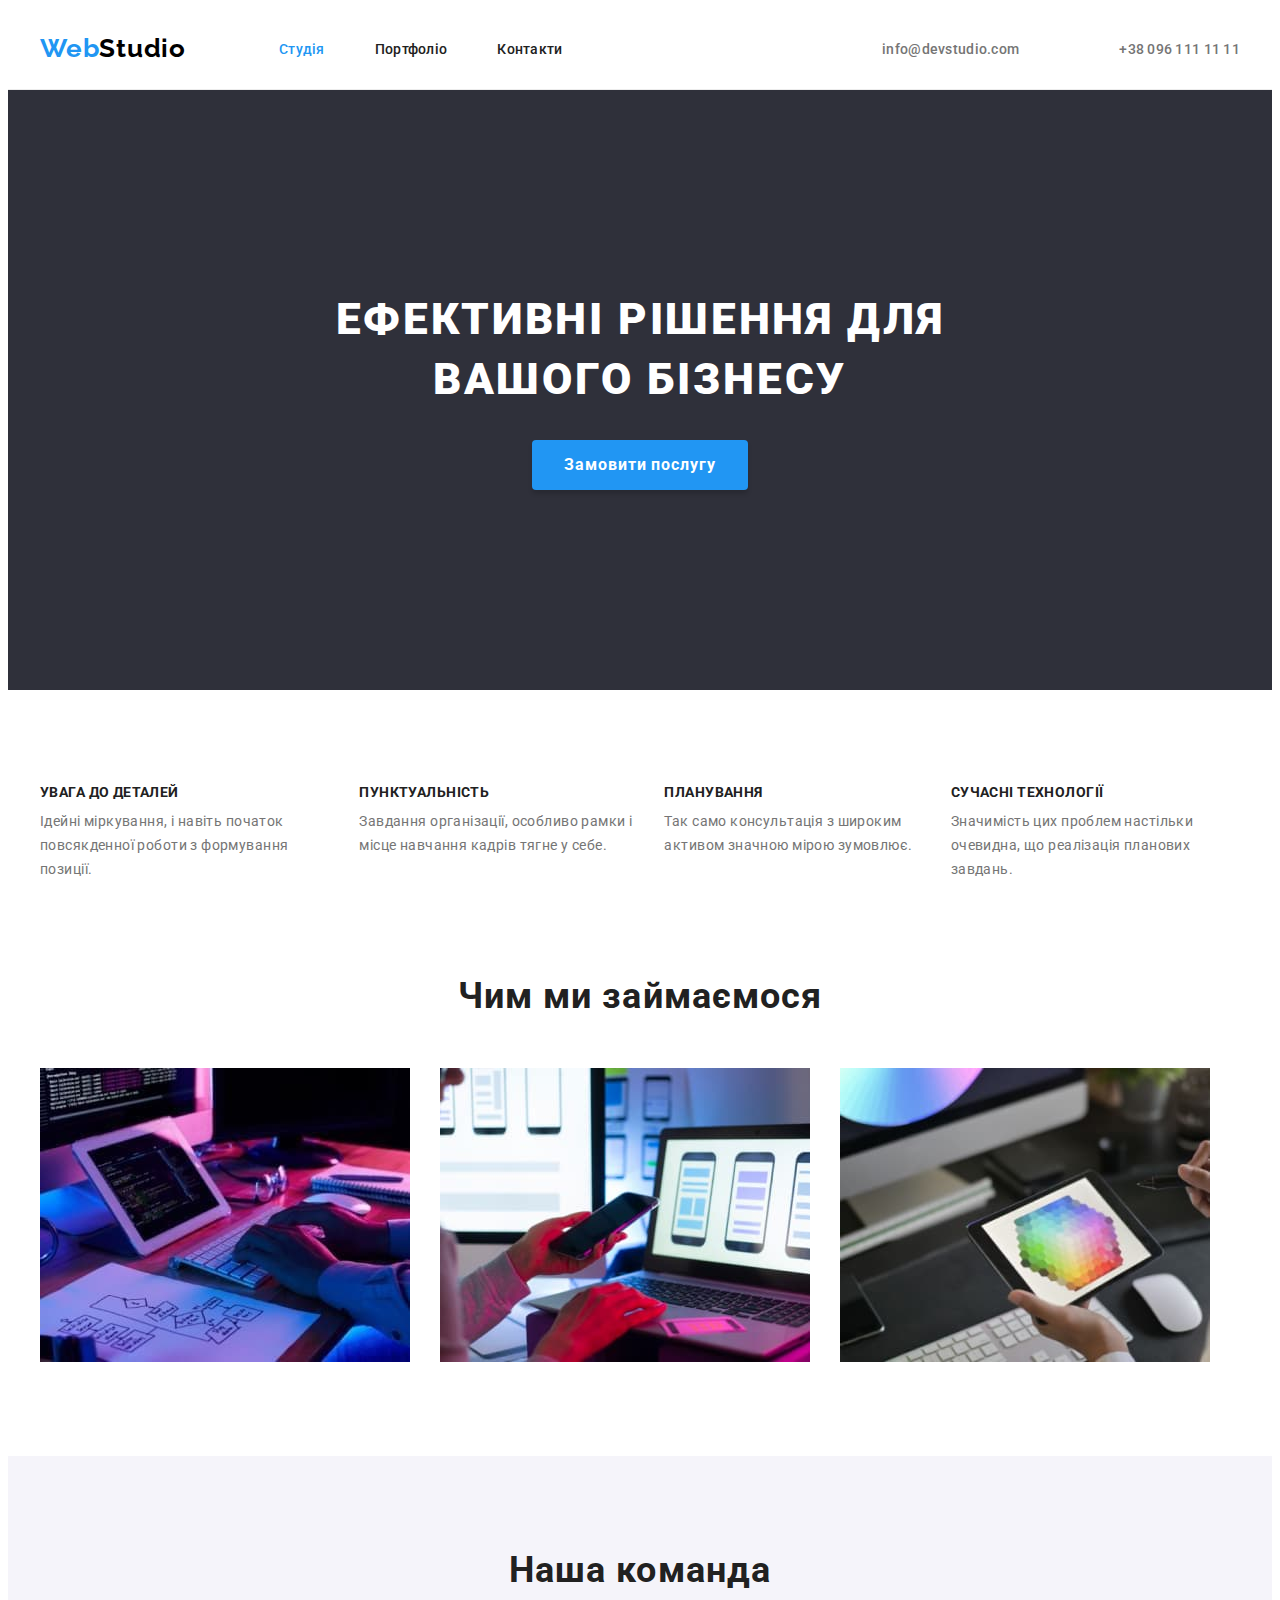
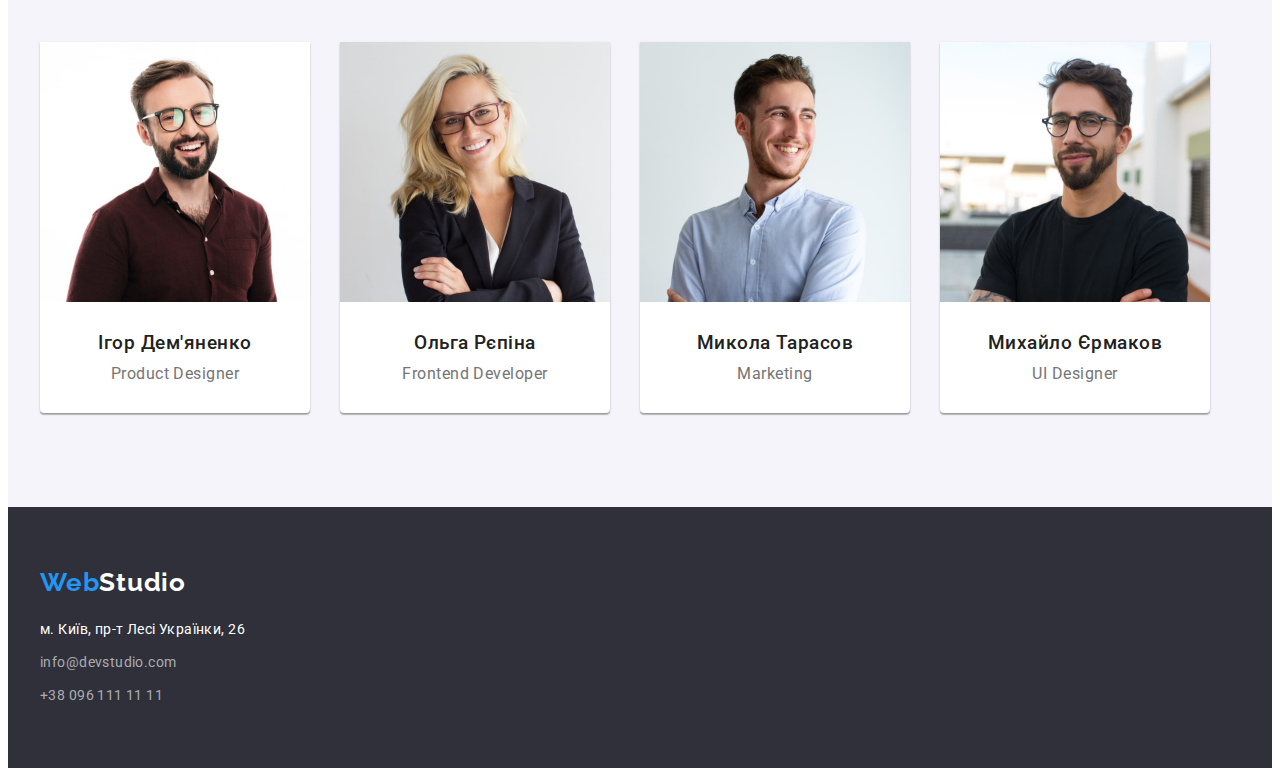
<file: index.html>
<!DOCTYPE html>
<html lang="uk">
<head>
    <meta charset="UTF-8">
    <meta http-equiv="X-UA-Compatible" content="IE=edge">
    <meta name="viewport" content="width=device-width, initial-scale=1.0">
    <link rel="stylesheet" href="https://cdnjs.cloudflare.com/ajax/libs/modern-normalize/1.1.0/modern-normalize.min.css"
     integrity="sha512-wpPYUAdjBVSE4KJnH1VR1HeZfpl1ub8YT/NKx4PuQ5NmX2tKuGu6U/JRp5y+Y8XG2tV+wKQpNHVUX03MfMFn9Q==" 
     crossorigin="anonymous" referrerpolicy="no-referrer" />
    <link rel="preconnect" href="https://fonts.googleapis.com">
    <link rel="preconnect" href="https://fonts.gstatic.com" crossorigin>
    <link href="https://fonts.googleapis.com/css2?family=Raleway:wght@700&family=Roboto:wght@400;500;700;900&display=swap" rel="stylesheet">
    <link rel="stylesheet" href="./css/styles.css">
    <title>Студія</title>
</head>
<body>
 <header class="header">
    <div class="conteiner header-conteiner">
    <a href="./index.html" class="header-logo"><span class="header-logo-web">Web</span>Studio</a>
    <nav class="nav">
        <ul class="nav-list">
            <li><a href="./index.html" class="nav-list-item current">Студія</a></li>
            <li><a href="./portfolio.html" class="nav-list-item">Портфоліо</a></li>
            <li><a href="./index.html" class="nav-list-item">Контакти</a></li>
        </ul>
       </nav>
       <ul class="nav-list">
        <li><a href="mailto:info@devstudio.com" class="list-item">info@devstudio.com</a></li>
        <li><a href="tel:+380961111111" class="list-item tel">+38 096 111 11 11</a></li>
    </ul>
    </div>
 </header>
 
 <main>
    <section class="hero">
        <h1 class="hero-title">Ефективні рішення для вашого бізнесу</h1>
        <button class="conteiner hero-btn" type="button" >Замовити послугу</button>
    </section>

      <section class="section benefits">
    <h2 class="visually-hidden">Наші переваги</h2>

    <ul class="conteiner benefits-list">
        <li class="benefits-item">
            <h3 class="benefits-title">УВАГА ДО ДЕТАЛЕЙ</h3>
            <p class="benefits-text">Ідейні міркування, і навіть початок повсякденної роботи з формування позиції.</p>
        </li>
         <li class="benefits-item">
            <h3 class="benefits-title">ПУНКТУАЛЬНІСТЬ</h3>
            <p class="benefits-text">Завдання організації, особливо рамки і місце навчання кадрів тягне у себе.</p></li>
        <li class="benefits-item">
            <h3 class="benefits-title">ПЛАНУВАННЯ</h3>
            <p class="benefits-text">Так само консультація з широким активом значною мірою зумовлює.</p></li>
        <li class="benefits-item">
            <h3 class="benefits-title">СУЧАСНІ ТЕХНОЛОГІЇ</h3>
            <p class="benefits-text">Значимість цих проблем настільки очевидна, що реалізація планових завдань.</p></li>
    </ul>
  </section>

  <section class="section activity">
    <div class="conteiner activity-conteiner">
    <h2 class="title">Чим ми займаємося</h2>
    <ul class="activity-list">
       <li class="activity-img"> <img src="./images/box1.jpg" alt="зображення1" width="370" ></li>
        <li class="activity-img"> <img src="./images/box2.jpg" alt="зображення2" width="370"></li>
        <li class="activity-img"> <img src="./images/box3.jpg" alt="зображення3" width="370"></li>
    </ul>
    </div>
  </section>

  <section class="team section">
    <div class="conteiner">
    <h2 class="title">Наша команда</h2>
    <ul class="team-list">
        <li class="team-card"> <img class="team-foto" src="./images/img1.jpg" alt="фото1" width="270">
        <h3 class="team-card-title">Ігор Дем'яненко</h3>
     <p class="team-card-text">Product Designer</p></li>
        <li class="team-card"> <img class="team-foto" src="./images/img2.jpg" alt="фото2" width="270">
        <h3 class="team-card-title">Ольга Рєпіна</h3>
    <p class="team-card-text">Frontend Developer</p></li>
        <li class="team-card"> <img class="team-foto" src="./images/img3.jpg" alt="фото3" width="270">
        <h3 class="team-card-title">Микола Тарасов</h3>
    <p class="team-card-text">Marketing</p></li>
        <li class="team-card"> <img class="team-foto" src="./images/img4.jpg" alt="фото4" width="270">
        <h3 class="team-card-title">Михайло Єрмаков</h3>
    <p class="team-card-text">UI Designer</p></li>
    </ul>
    </div>
  </section>
 </main>
 <footer class="footer">
    <div class="conteiner footer-cont">
    <a href="./index.html" class="footer-logo"><span class="footer-logo-web">Web</span>Studio</a>
    <address class="footer-address">
    <ul class="footer-list">
        <li><a class="footer-list-item" href="https://goo.gl/maps/fPZPmvqRxo8YK3xt6" target="_blank" rel="noopener noreferrer">м. Київ, пр-т Лесі Українки, 26</a></li>
        <li class="footer-item"><a class="footer-list-item contacts" href="mailto:info@devstudio.com">info@devstudio.com</a></li>
        <li class="footer-item"><a class="footer-list-item contacts" href="tel:+380961111111">+38 096 111 11 11</a></li>
    </ul>
</address>
 </div>
 </footer>

</body>
</html>
</file>
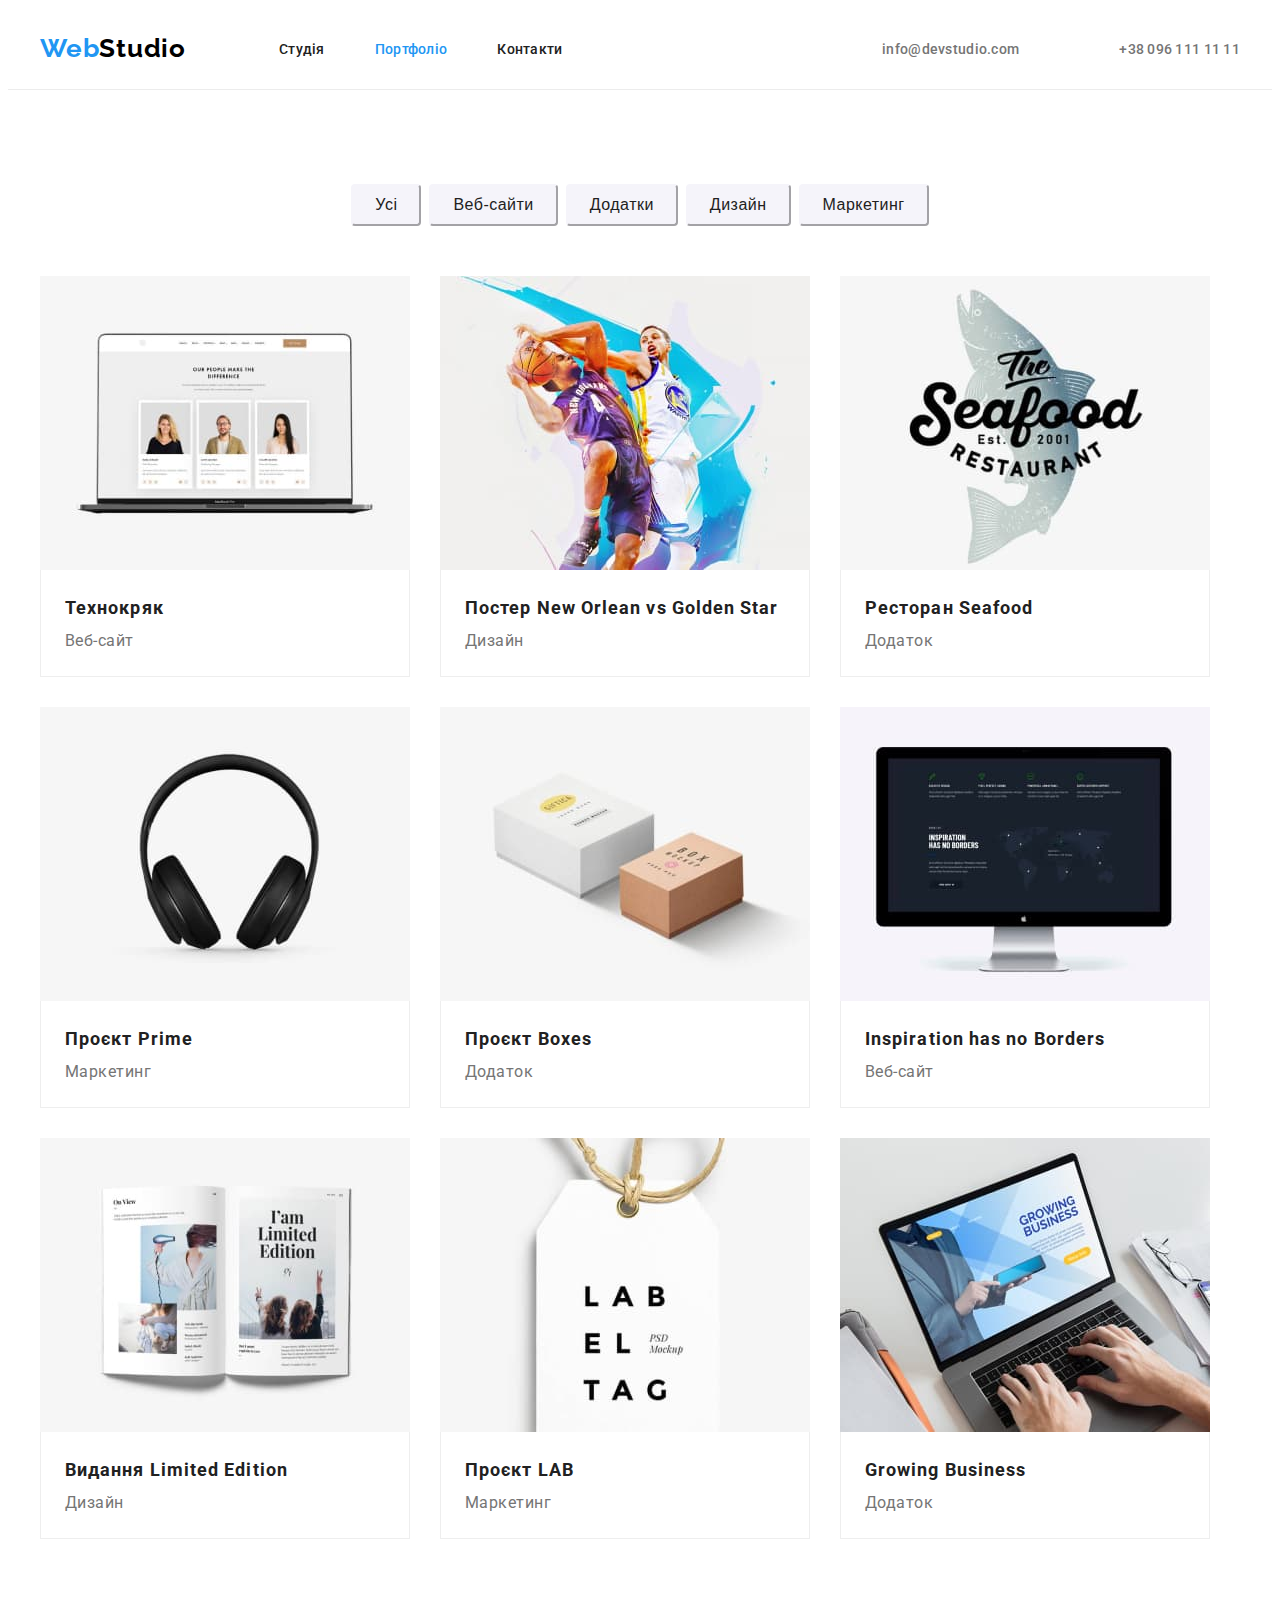
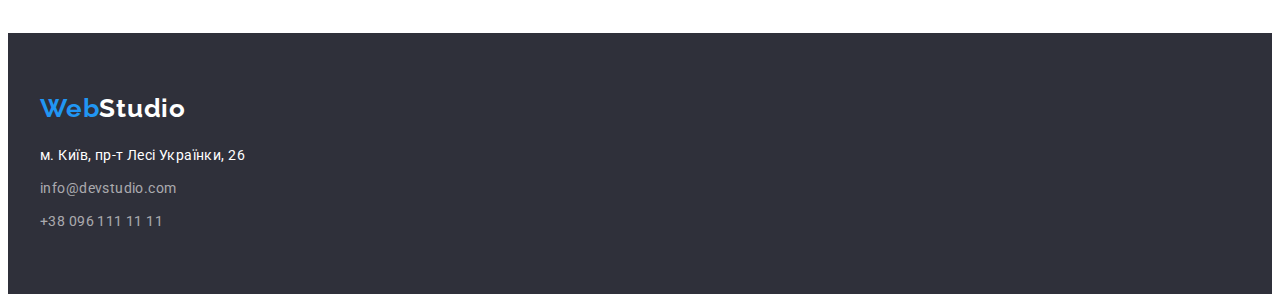
<file: portfolio.html>
<!DOCTYPE html>
<html lang="uk">
<head>
    <meta charset="UTF-8">
    <meta http-equiv="X-UA-Compatible" content="IE=edge">
    <meta name="viewport" content="width=device-width, initial-scale=1.0">
    <link rel="stylesheet" href="https://cdnjs.cloudflare.com/ajax/libs/modern-normalize/1.1.0/modern-normalize.min.css"
    integrity="sha512-wpPYUAdjBVSE4KJnH1VR1HeZfpl1ub8YT/NKx4PuQ5NmX2tKuGu6U/JRp5y+Y8XG2tV+wKQpNHVUX03MfMFn9Q==" 
    crossorigin="anonymous" referrerpolicy="no-referrer" />
    <link rel="preconnect" href="https://fonts.googleapis.com">
    <link rel="preconnect" href="https://fonts.gstatic.com" crossorigin>
    <link href="https://fonts.googleapis.com/css2?family=Raleway:wght@700&family=Roboto:wght@400;500;700;900&display=swap" rel="stylesheet">
    <link rel="stylesheet" href="./css/styles.css">
    <title>Портфоліо</title>
</head>
<body>
    <header class="header">
        <div class="conteiner header-conteiner">
        <a href="./index.html" class="header-logo"><span class="header-logo-web">Web</span>Studio</a>
        <nav class="nav">
            <ul class="nav-list">
                <li><a href="./index.html" class="nav-list-item">Студія</a></li>
                <li><a href="./portfolio.html" class="nav-list-item  current">Портфоліо</a></li>
                <li><a href="./index.html" class="nav-list-item">Контакти</a></li>
            </ul>
           </nav>
           <ul class="nav-list">
            <li><a href="mailto:info@devstudio.com" class="list-item">info@devstudio.com</a></li>
            <li><a href="tel:+380961111111" class="list-item tel">+38 096 111 11 11</a></li>
        </ul>
        </div>
     </header>

 <main>
    <section class="section portfolio">
        <div class="conteiner">
            <ul class="filters">
                <li><button type="button" class="filter-btn">Усі</button></li> 
                <li><button type="button" class="filter-btn">Веб-сайти</button></li>
                <li><button type="button" class="filter-btn">Додатки</button></li>
                <li><button type="button" class="filter-btn">Дизайн</button></li>
                <li><button type="button" class="filter-btn">Маркетинг</button></li>
             </ul>
        <h2 class="visually-hidden">Приклади робіт</h2>
        <ul class="portfolio-list">
            <li class="portfolio-item"> <img class="portfolio-foto" src="./images/project-1.jpg" alt="проект1" width="370" height="294">
             <div class="port-conteiner"><h3 class="portfolio-item-title">Технокряк</h3>
             <p class="portfolio-item-text">Веб-сайт</p></div></li>
            <li class="portfolio-item"> <img class="portfolio-foto" src="./images/project-2.jpg" alt="проект2" width="370" height="294">
                <div class="port-conteiner"><h3 class="portfolio-item-title">Постер New Orlean vs Golden Star</h3>
             <p class="portfolio-item-text">Дизайн</p></div></li>
            <li class="portfolio-item"> <img class="portfolio-foto" src="./images/project-3.jpg" alt="проект3" width="370" height="294">
                <div class="port-conteiner"><h3 class="portfolio-item-title">Ресторан Seafood</h3>
             <p class="portfolio-item-text">Додаток</p></div></li>
            <li class="portfolio-item"> <img class="portfolio-foto" src="./images/project-4.jpg" alt="проект4" width="370" height="294">
                <div class="port-conteiner"> <h3 class="portfolio-item-title">Проєкт Prime</h3>
             <p class="portfolio-item-text">Маркетинг</p></div></li>
            <li class="portfolio-item"> <img class="portfolio-foto" src="./images/project-5.jpg" alt="проект5" width="370" height="294">
                <div class="port-conteiner"> <h3 class="portfolio-item-title">Проєкт Boxes</h3>
              <p class="portfolio-item-text">Додаток</p></div></li>
            <li class="portfolio-item"> <img class="portfolio-foto" src="./images/project-6.jpg" alt="проект6" width="370" height="294">
                <div class="port-conteiner"><h3 class="portfolio-item-title">Inspiration has no Borders</h3>
             <p class="portfolio-item-text">Веб-сайт</p></div></li>
            <li class="portfolio-item"> <img class="portfolio-foto" src="./images/project-7.jpg" alt="проект7" width="370" height="294">
                <div class="port-conteiner"> <h3 class="portfolio-item-title">Видання Limited Edition</h3>
             <p class="portfolio-item-text">Дизайн</p></div></li>
            <li class="portfolio-item"> <img class="portfolio-foto" src="./images/project-8.jpg" alt="проект8" width="370" height="294">
                <div class="port-conteiner"> <h3 class="portfolio-item-title">Проєкт LAB</h3>
             <p class="portfolio-item-text">Маркетинг</p></div></li>
            <li class="portfolio-item"> <img class="portfolio-foto" src="./images/project-9.jpg" alt="проект9" width="370" height="294">
                <div class="port-conteiner">  <h3 class="portfolio-item-title">Growing Business</h3>
              <p class="portfolio-item-text">Додаток</p></div></li>
        </ul>
       </div>
      </section>
 </main>

 <footer class="footer">
    <div class="conteiner footer-cont">
    <a href="./index.html" class="footer-logo"><span class="footer-logo-web">Web</span>Studio</a>
    <address class="footer-address">
    <ul class="footer-list">
        <li><a class="footer-list-item" href="https://goo.gl/maps/fPZPmvqRxo8YK3xt6" target="_blank" rel="noopener noreferrer">м. Київ, пр-т Лесі Українки, 26</a></li>
        <li class="footer-item"><a class="footer-list-item contacts" href="mailto:info@devstudio.com">info@devstudio.com</a></li>
        <li class="footer-item"><a class="footer-list-item contacts" href="tel:+380961111111">+38 096 111 11 11</a></li>
    </ul>
</address>
 </div>
 </footer>

</body>
</html>
</file>
<file: css/styles.css>
:root {
 --color-white: #FFFFFF;
 --color-black: #000000;
 --color-blue: #2196F3;
 --color-darkgrey: #212121;
 --color-grey: #757575;
 --color-heroblack: #2F303A;
 --color-contacts: rgba(255, 255, 255, 0.6);
 --color-buttons:  #F5F4FA;
 --color-button: #188CE8;
 --color-port: #EEEEEE;
 --color-header: #ECECEC;
}

h1,h2,h3,h4,p {
    margin: 0;
}

ul {
    list-style: none;
    margin: 0;
    padding: 0;
}

img {
    display: block;
    max-width: 100%;
    height: auto;
    }

body {
    font-family: 'Roboto',Raleway, sans-serif;
    background: var(--color-white);
    color: var(--color-grey);
}
.visually-hidden {
    position: absolute;
    width: 1px;
    height: 1px;
    margin: -1px;
    border: 0;
    padding: 0;
    white-space: nowrap;
    clip-path: inset(100%);
    clip: rect(0 0 0 0);
    overflow: hidden;
  }

.conteiner {
    width: 1200px;
    padding-left: 15px;
    padding-right: 15px;
    margin: 0 auto;
}

 .section {
    padding-top: 94px;  
    padding-bottom: 94px;  
 }
/*--------header------------*/
.header {
  border-bottom-width: 1px;
  border-bottom-style: solid;
  border-bottom-color: var(--color-header);
}
.header-conteiner {
  display: flex ;
  align-items: center;
}

.header-logo {
 font-family: 'Raleway';
 font-weight: 700;
 font-size: 26px;
 line-height: 1.192;
 letter-spacing: 0.03em;
 text-decoration: none;
 color: var(--color-black);
 margin-right: 93px;
 padding: 25px 0;
}
.header-logo-web {
    color: var(--color-blue);
}
.nav {
    margin-right: auto;
}
.nav-list {
    font-weight: 500;
    font-size: 14px;
    line-height: 1.142;
    letter-spacing: 0.02em;
    display: flex;
    gap: 50px;
    padding: 25px 0;
}
.nav-list-item {
    padding-top: 15px;
    padding-bottom: 15px;  
 text-decoration: none;
 color: var(--color-darkgrey);
}
.tel { 
    margin-left: 50px;
}
.nav-list-item:hover,
.nav-list-item:focus,
.nav-list-item.current {
 color: var(--color-blue);
}
.list-item {
 padding-top: 15px;
 padding-bottom: 15px; 
 text-decoration: none;
 color: var(--color-grey);
}
.list-item:hover,
.list-item:focus {
 color: var(--color-blue);
}

/*--------hero------------*/
.hero {
    padding-top:200px;
    padding-bottom: 200px;
    background-color: var(--color-heroblack);
}
.hero-title {
 width: 696px;
 margin: 0px auto 30px auto;
 font-weight: 900;
 font-size: 44px;
 line-height: 1.3636;
 text-align: center;
 letter-spacing: 0.06em;
 text-transform: uppercase;
 color: var(--color-white);
 }

.hero-btn {
 width: 216px;
 height: 50px;
 margin: 0px auto 0px auto;
 font-family: inherit;
 font-weight: 700;
 font-size: 16px;
 line-height: 1.875;
 display: block;
 align-items: center;
 text-align: center;
 letter-spacing: 0.06em;
 color: var(--color-white);
 background: var(--color-blue);
 box-shadow: 0px 4px 4px rgba(0, 0, 0, 0.15);
 border: none;
 border-radius: 4px;
 cursor: pointer;
}
.hero-btn:hover {
    background-color: var(--color-button);
}

/*--------benefits------------*/

.benefits-list {
    display: flex;
    gap: 30px;
}
.benefits-item {
    width: calc((100%-90px)/4);
}
.benefits-title {
   margin-bottom: 10px;
 font-weight: 700;
 font-size: 14px;
 line-height: 1.143;
 letter-spacing: 0.03em;
 text-transform: uppercase;
 color: var(--color-darkgrey);
}
.benefits-text {
 
 font-size: 14px;
 line-height: 1.714;
 letter-spacing: 0.03em;
 color: var(--color-grey);
}

/*--------activity------------*/

 .activity {
 padding-top: 0;
}
.title {
 font-weight: 700;
 font-size: 36px;
 line-height: 1.166;
 text-align: center;
 letter-spacing: 0.03em;
 color: var(--color-darkgrey);
}
.activity-list {
    margin-top: 50px;
    display: flex;
    gap: 30px;
}
.activity-img {
 width: calc((100%-60px)/3);
}

/*--------team------------*/
.team {
    background-color: var(--color-buttons);
}
.team-list {
    margin-top: 50px;
    display: flex;
    gap: 30px; 
}
.team-card {
 font-size: 16px;
 line-height: 1.1875;
 letter-spacing: 0.03em;
 background: var(--color-white);
 box-shadow: 0px 1px 3px rgba(0, 0, 0, 0.12), 0px 1px 1px rgba(0, 0, 0, 0.14), 0px 2px 1px rgba(0, 0, 0, 0.2);
 border-radius: 0px 0px 4px 4px;
 width: calc((100%-90px)/4);
}
.team-foto {
 border-radius: 0px;
}
.team-card-title {
 margin-top: 30px;
 font-weight: 500;
 text-align: center;
 color: var(--color-darkgrey);
}
.team-card-text {
 margin-top: 10px;
 margin-bottom: 30px;
 text-align: center;
 color: var(--color-grey)
}

/*--------portfolio---------*/
.filters {
    display: flex;
    justify-content: center;
    gap: 8px;
    margin-bottom: 50px;
}
.filter-btn {
 font-weight: 500;
 font-size: 16px;
 line-height: 1.625;
 text-align: center;
 letter-spacing: 0.03em;
 color: var(--color-darkgrey);
 background: var(--color-buttons);
 border-radius: 4px;

 border-color: var(--color-buttons);
 cursor: pointer;
 padding-top: 6px;
 padding-right: 22px;
 padding-bottom: 6px;
 padding-left: 22px;
}

.filter-btn:hover,
.filter-btn:focus {
 background: var(--color-blue);
 color: var(--color-white);
}
.portfolio-list {
    display: flex;
    flex-wrap: wrap;
    gap: 30px;
}
.portfolio-item {
 max-width: 370px;
 width: calc((100%-60px)/3);
 background: var(--color-white);
}
.port-conteiner {
    padding:20px 24px;
    border: 1px solid var(--color-port) ;
    border-top: none;
}
.portfolio-item-title {
 font-weight: 700;
 font-size: 18px;
 line-height: 2;
 letter-spacing: 0.06em;
 color: var(--color-darkgrey);
}
.portfolio-item-text {
 font-size: 16px;
 line-height: 1.875;
 letter-spacing: 0.03em;
 color: var(--color-grey);
}

/*--------footer------------*/
.footer {
    background-color: var(--color-heroblack);
    padding-top: 60px;
    padding-bottom: 60px;
}

.footer-logo {
 font-family: 'Raleway';
 font-weight: 700;
 font-size: 26px;
 line-height: 1.192;
 letter-spacing: 0.03em;
 text-decoration: none;
 color: var(--color-white);
}
.footer-logo-web {
 color: var(--color-blue);
}
.footer-address {
 margin-top: 20px;
}
.footer-list {
 font-style: normal;
 font-size: 14px;
 line-height: 1.714;
 letter-spacing: 0.03em;
}
.footer-item {
 margin-top: 9px;
}

.footer-list-item {
 text-decoration: none;
 color: var(--color-white);
}
.footer-list-item:hover,
.footer-list-item:focus {
 color: var(--color-blue);
}
.contacts {
 color: var(--color-contacts);
}
</file>
